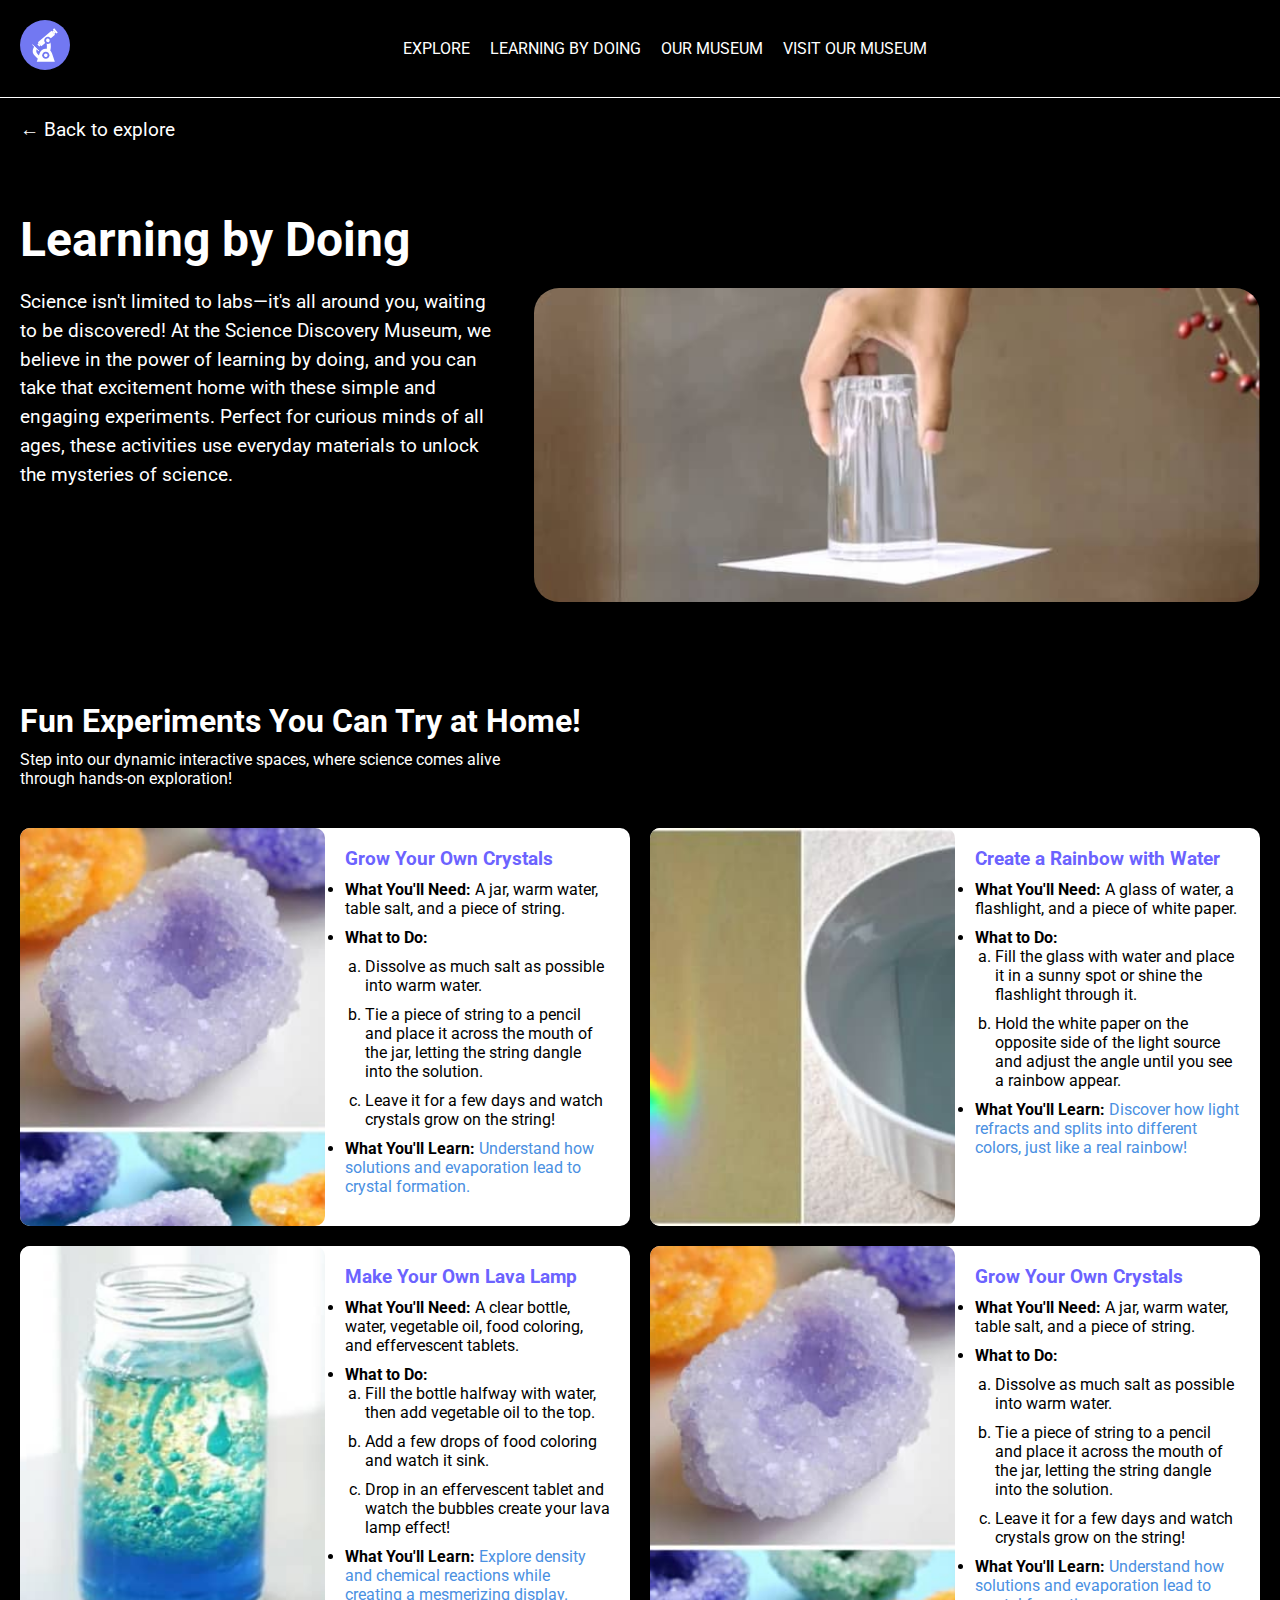
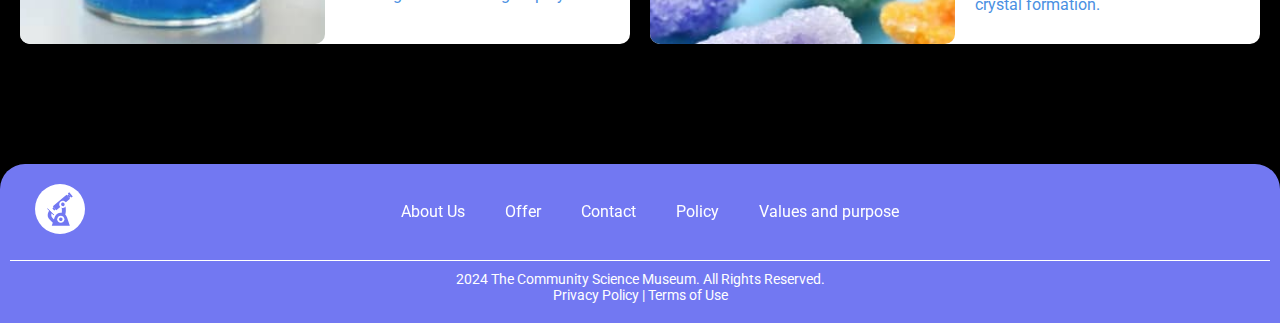
<file: learning.html>
<!DOCTYPE html>
<html lang="en">

<head>
    <meta charset="UTF-8">
    <meta name="viewport" content="width=device-width, initial-scale=1.0">
    <link rel="stylesheet" href="css/learning.css">
<link rel="preconnect" href="https://fonts.googleapis.com">
<link rel="preconnect" href="https://fonts.gstatic.com" crossorigin>
<link
    href="https://fonts.googleapis.com/css2?family=Anton&family=Maitree:wght@200;300;400;500;600;700&family=Open+Sans:ital,wght@0,300..800;1,300..800&display=swap"
    rel="stylesheet">


<link rel="preconnect" href="https://fonts.googleapis.com">
<link rel="preconnect" href="https://fonts.gstatic.com" crossorigin>
<link
    href="https://fonts.googleapis.com/css2?family=Anton&family=Maitree:wght@200;300;400;500;600;700&family=Open+Sans:ital,wght@0,300..800;1,300..800&family=Roboto:ital,wght@0,100;0,300;0,400;0,500;0,700;0,900;1,100;1,300;1,400;1,500;1,700;1,900&display=swap"
    rel="stylesheet">
    <title>Museum</title>
</head>

<body>
    <nav>
        <div class="nav">
            <div class="logo"><img class="logo" src="Media/Img/logo.svg" width="50px" height="50px" alt="logo"></div>
            <ul class="nav-bar" id="nav-bar">
                <li><a href="index.html" aria-label="EXPLORE">EXPLORE</a></li>
                <li><a href="learning.html" aria-label="LEARNING BY DOING">LEARNING BY DOING</a></li>
                <li><a href="our.html" aria-label="OUR MUSEUM">OUR MUSEUM</a></li>
                <li><a href="visit.html" aria-label="VISIT OUR MUSEUM">VISIT OUR MUSEUM</a></li>
            </ul>
            <div class="burger" id="burger">
                <div></div>
                <div></div>
                <div></div>
            </div>
        </div>
    </nav>

    <div class="learning-wrapper">
        <a href="index.html" class="back-link">&larr; Back to explore</a>
        <div class="learning-container">
            <h1>Learning by Doing</h1>
            <header class="learning-header">
                <p class="text-header">
                    Science isn't limited to labs—it's all around you, waiting to be discovered! At the Science
                    Discovery
                    Museum, we believe in the power of learning by doing, and you can take that excitement home with
                    these
                    simple and engaging experiments. Perfect for curious minds of all ages, these activities use
                    everyday
                    materials to unlock the mysteries of science.
                </p>
                <img class="learning-img" src="Media/Img/image-22.jpg" alt="glass">
            </header>

            <h2 class="h2-experiment">Fun Experiments You Can Try at Home!</h2>
            <p class="text-experiment">
                Step into our dynamic interactive spaces, where science comes alive through hands-on exploration!
            </p>

            <section class="experiment-section">
                <div class="experiment-cards">

                    <div class="card">
                        <img src="Media/Img/image-26.jpg" alt="Grow Your Own Crystals">
                        <div class="card-text">
                            <h3>Grow Your Own Crystals</h3>
                            <ul>
                                <li><strong>What You'll Need:</strong> A jar, warm water, table salt, and a piece of
                                    string.</li>
                                <li><strong>What to Do:</strong></li>
                                <ol>
                                    <li>Dissolve as much salt as possible into warm water.</li>
                                    <li>Tie a piece of string to a pencil and place it across the mouth of the jar,
                                        letting
                                        the string dangle
                                        into the solution.</li>
                                    <li>Leave it for a few days and watch crystals grow on the string!</li>
                                </ol>
                                <li>
                                    <p><strong>What You'll Learn:</strong> <a href="planet.html">Understand how
                                            solutions and
                                            evaporation lead to crystal
                                            formation.</a></p>
                                </li>
                            </ul>
                        </div>
                    </div>


                    <div class="card">
                        <img src="Media/Img/image-23.jpg" alt="Create a Rainbow with Water">
                        <div class="card-text">
                            <h3>Create a Rainbow with Water</h3>
                            <ul>
                                <li><strong>What You'll Need:</strong> A glass of water, a flashlight, and a piece of
                                    white
                                    paper.</li>
                                <li><strong>What to Do:</strong>
                                    <ol>
                                        <li>Fill the glass with water and place it in a sunny spot or shine the
                                            flashlight
                                            through it.</li>
                                        <li>Hold the white paper on the opposite side of the light source and adjust the
                                            angle until you see a rainbow appear.</li>
                                    </ol>
                                </li>
                                <li>
                                    <p><strong>What You'll Learn:</strong> <a href="planet.html">Discover how light
                                            refracts and
                                            splits
                                            into
                                            different colors, just like a real rainbow!</a></p>
                                </li>
                            </ul>
                        </div>
                    </div>


                    <div class="card">
                        <img src="Media/Img/image-24.jpg" alt="Make Your Own Lava Lamp">
                        <div class="card-text">
                            <h3>Make Your Own Lava Lamp</h3>
                            <ul>
                                <li><strong>What You'll Need:</strong> A clear bottle, water, vegetable oil, food
                                    coloring,
                                    and effervescent tablets.</li>
                                <li><strong>What to Do:</strong>
                                    <ol>
                                        <li>Fill the bottle halfway with water, then add vegetable oil to the top.</li>
                                        <li>Add a few drops of food coloring and watch it sink.</li>
                                        <li>Drop in an effervescent tablet and watch the bubbles create your lava lamp
                                            effect!</li>
                                    </ol>
                                </li>
                                <li>
                                    <p><strong>What You'll Learn:</strong> <a href="planet.html">Explore density and
                                            chemical
                                            reactions
                                            while
                                            creating a mesmerizing display.</a></p>
                                </li>
                            </ul>
                        </div>
                    </div>
                    <div class="card">
                        <img src="Media/Img/image-26.jpg" alt="Grow Your Own Crystals">
                        <div class="card-text">
                            <h3>Grow Your Own Crystals</h3>
                            <ul>
                                <li><strong>What You'll Need:</strong> A jar, warm water, table salt, and a piece of
                                    string.</li>
                                <li><strong>What to Do:</strong></li>

                                <ol>
                                    <li>Dissolve as much salt as possible into warm water.</li>
                                    <li>Tie a piece of string to a pencil and place it across the mouth of the jar,
                                        letting
                                        the string dangle
                                        into the solution.</li>
                                    <li>Leave it for a few days and watch crystals grow on the string!</li>
                                </ol>

                                <li>
                                    <p><strong>What You'll Learn:</strong> <a href="planet.html">Understand how
                                            solutions and evaporation lead to
                                            crystal
                                            formation.</a></p>
                                </li>
                            </ul>
                        </div>
                    </div>
                </div>
            </section>
        </div>
    </div>
























    <footer class="footer">
        <div class="footer-wrapper">
            <div class="footer-container">
                <div class="logo"><img src="Media/Img/logo-2.svg" width="50px" height="50px" alt="logo"></div>
                <nav class="footer-nav">
                    <a href="#about-us">About Us</a>
                    <a href="#offer">Offer</a>
                    <a href="#contact">Contact</a>
                    <a href="#policy">Policy</a>
                    <a href="#values">Values and purpose</a>
                </nav>
                <div class="social-icons">
                    <a href="#facebook" aria-label="Facebook"><i class="fab fa-facebook-f"></i></a>
                    <a href="#instagram" aria-label="Instagram"><i class="fab fa-instagram"></i></a>
                    <a href="#linkedin" aria-label="LinkedIn"><i class="fab fa-linkedin-in"></i></a>
                </div>
            </div>
            <div class="footer-bottom">
                <p>2024 The Community Science Museum. All Rights Reserved.</p>
                <p><a href="#privacy-policy">Privacy Policy</a> | <a href="#terms-of-use">Terms of Use</a></p>
            </div>
        </div>
    </footer>


    <script>
        document.querySelectorAll('.quantity-control button').forEach(button => {
            button.addEventListener('click', function () {
                const input = this.parentNode.querySelector('input');
                let value = parseInt(input.value);
                if (this.textContent === '+') {
                    input.value = value + 1;
                } else if (this.textContent === '-' && value > 0) {
                    input.value = value - 1;
                }
            });
        });
    </script>

    <script>

        const burger = document.getElementById('burger');
        const navBar = document.getElementById('nav-bar');

        burger.addEventListener('click', () => {
            navBar.classList.toggle('active');
        });
    </script>





</body>

</html>
</file>
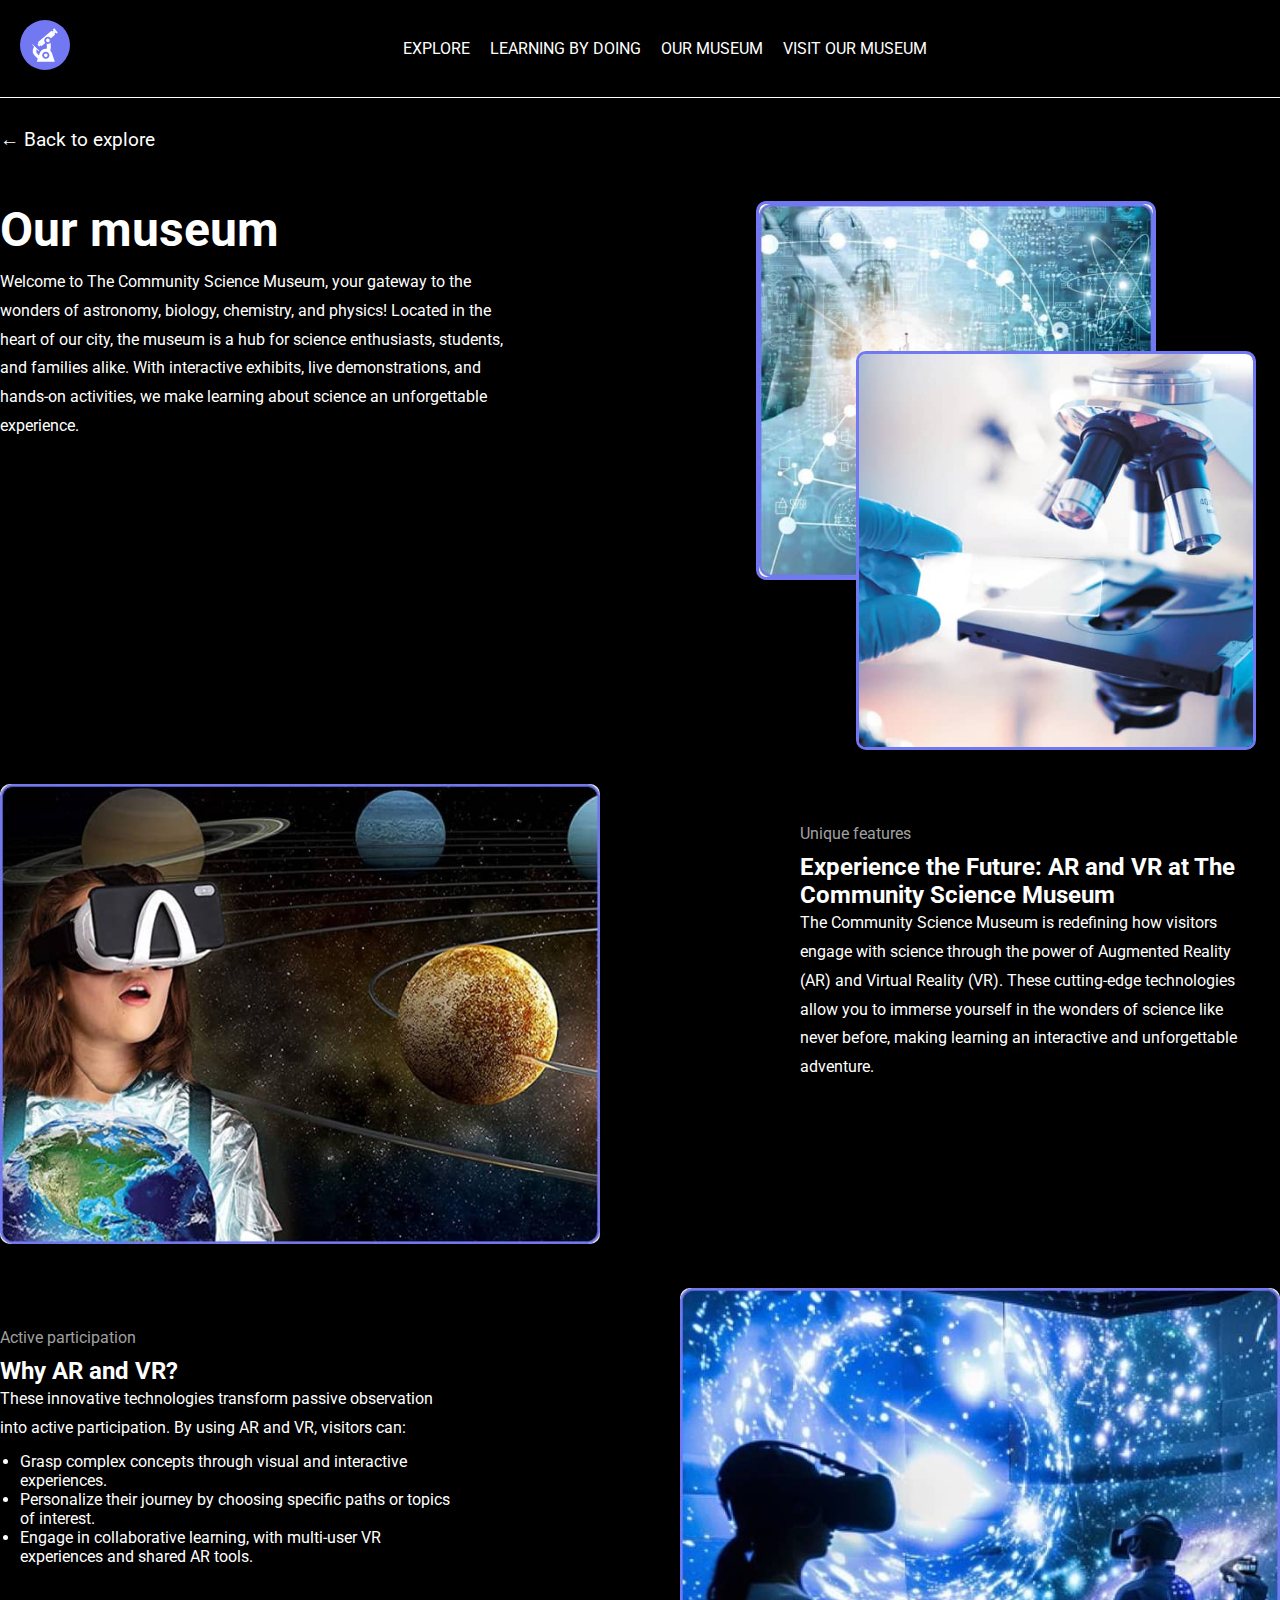
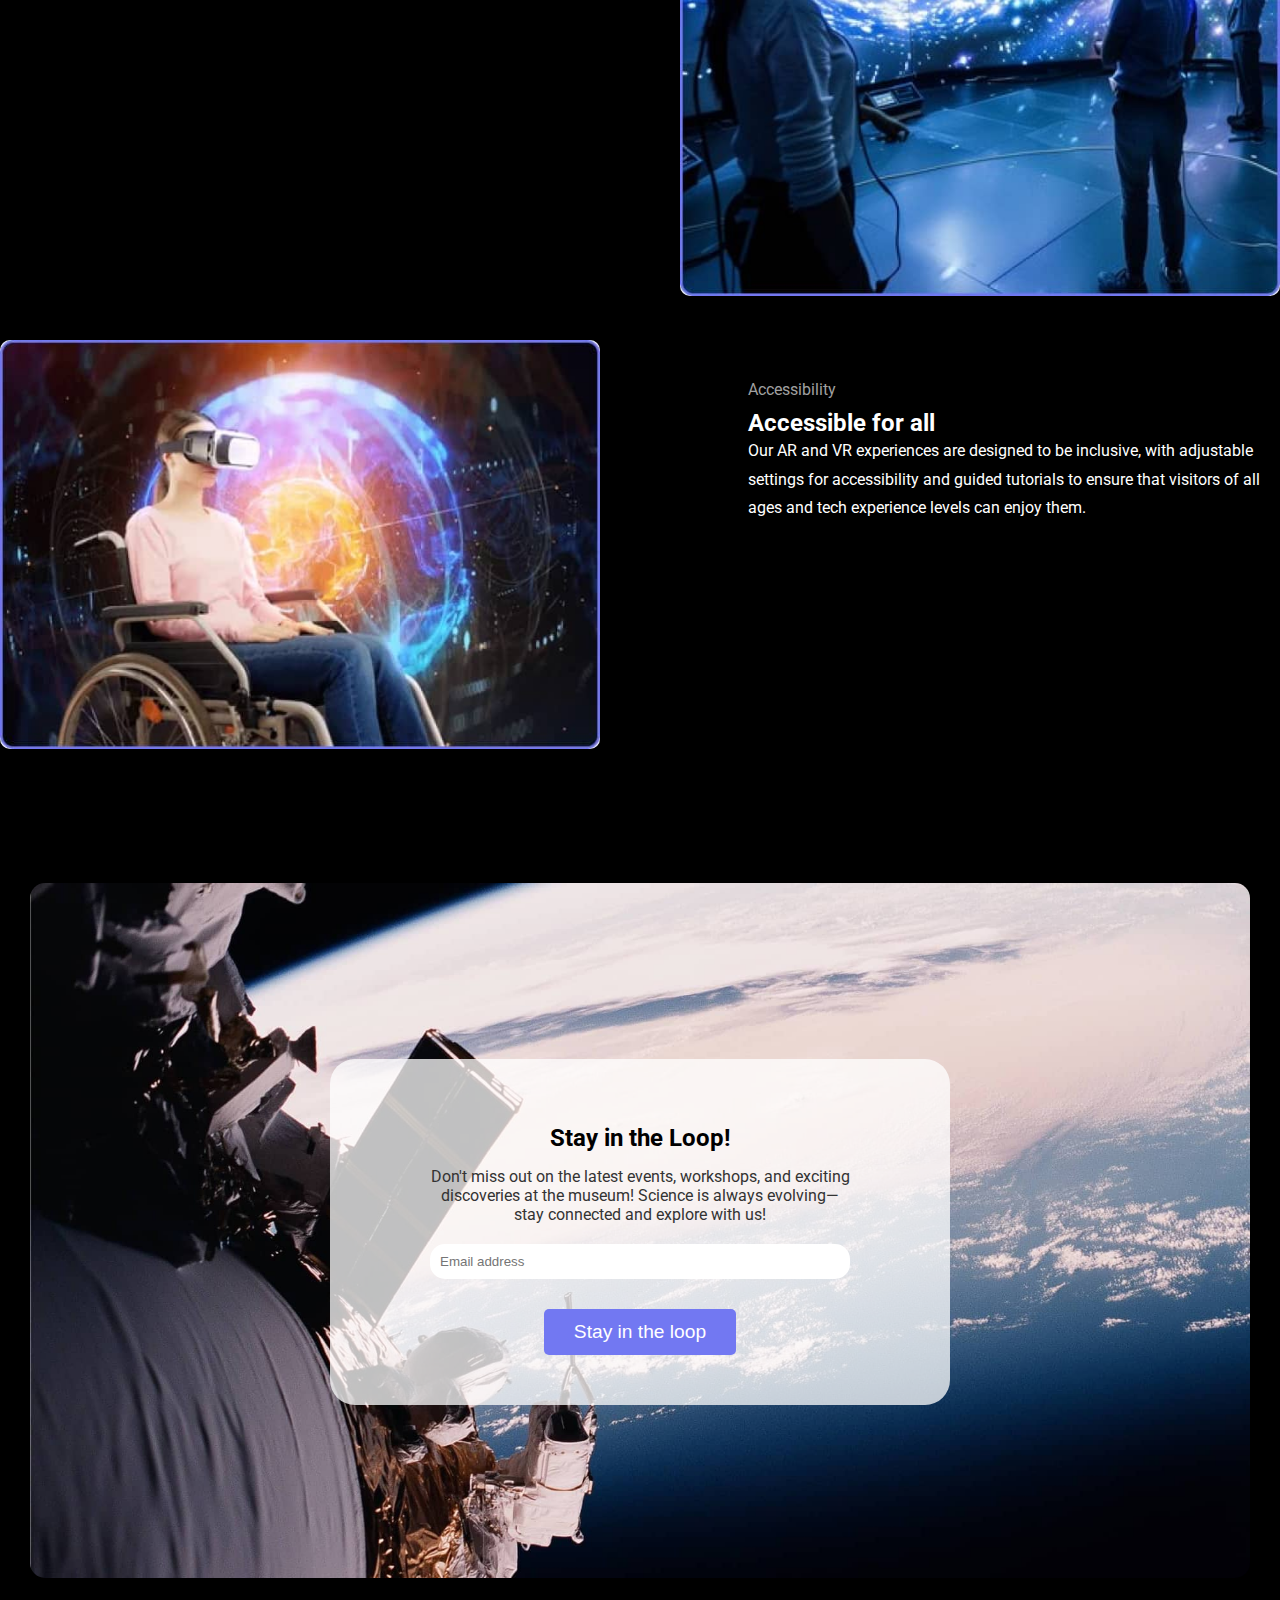
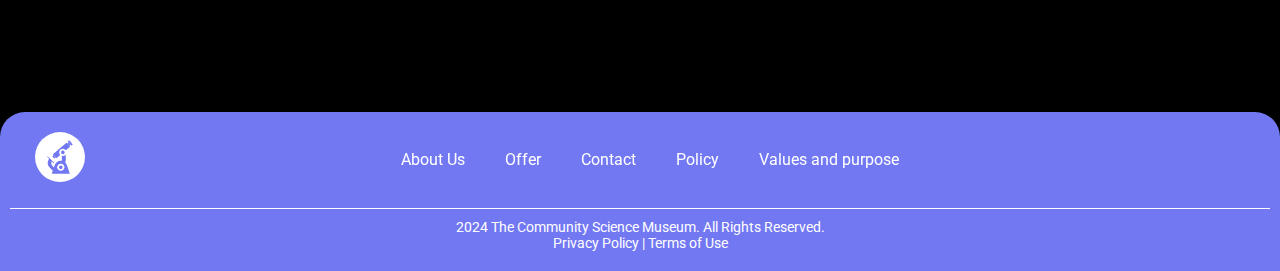
<file: our.html>
<!DOCTYPE html>
<html lang="en">

<head>
    <meta charset="UTF-8">
    <meta name="viewport" content="width=device-width, initial-scale=1.0">
    <link rel="stylesheet" href="css/our.css">
    <link rel="preconnect" href="https://fonts.googleapis.com">
    <link rel="preconnect" href="https://fonts.gstatic.com" crossorigin>
    <link
        href="https://fonts.googleapis.com/css2?family=Anton&family=Maitree:wght@200;300;400;500;600;700&family=Open+Sans:ital,wght@0,300..800;1,300..800&display=swap"
        rel="stylesheet">
    
    
    <link rel="preconnect" href="https://fonts.googleapis.com">
    <link rel="preconnect" href="https://fonts.gstatic.com" crossorigin>
    <link
        href="https://fonts.googleapis.com/css2?family=Anton&family=Maitree:wght@200;300;400;500;600;700&family=Open+Sans:ital,wght@0,300..800;1,300..800&family=Roboto:ital,wght@0,100;0,300;0,400;0,500;0,700;0,900;1,100;1,300;1,400;1,500;1,700;1,900&display=swap"
        rel="stylesheet">
    <title>Museum</title>
</head>

<body>
    <nav>
        <div class="nav">
            <div class="logo"><img class="logo" src="Media/Img/logo.svg" width="50px" height="50px" alt=""></div>
            <ul class="nav-bar" id="nav-bar">
                <li><a href="index.html" aria-label="EXPLORE">EXPLORE</a></li>
                <li><a href="learning.html" aria-label="LEARNING BY DOING">LEARNING BY DOING</a></li>
                <li><a href="our.html" aria-label="OUR MUSEUM">OUR MUSEUM</a></li>
                <li><a href="visit.html" aria-label="VISIT OUR MUSEUM">VISIT OUR MUSEUM</a></li>
            </ul>
            <div class="burger" id="burger">
                <div></div>
                <div></div>
                <div></div>
            </div>
        </div>
    </nav>



    <div class="container">
        <a href="index.html" class="back-link">&larr; Back to explore</a>


        <section class="section">
            <div class="text-section">
                
                <h1>Our museum</h1>
                <p class="description">
                    Welcome to The Community Science Museum, your gateway to the wonders of astronomy, biology,
                    chemistry,
                    and physics!
                    Located in the heart of our city, the museum is a hub for science enthusiasts, students, and
                    families
                    alike.
                    With interactive exhibits, live demonstrations, and hands-on activities, we make learning about
                    science
                    an unforgettable experience.
                </p>
            </div>
            <div class="image-overlay-container">
                <img src="Media/Img/image-33.jpg" alt="Abstract technology" class="image image1">
                <img src="Media/Img/image-32.jpg" alt="Microscope close-up" class="image image2">
            </div>
        </section>


        <section class="section reversed">
            <div class="images-section">
                <img src="Media/Img/image-30.jpg" alt="AR and VR experience">
            </div>
            <div class="text-section">
                <p class="subheading">Unique features</p>
                <h2>Experience the Future: AR and VR at The Community Science Museum</h2>
                <p class="description">
                    The Community Science Museum is redefining how visitors engage with science through the power of
                    Augmented Reality (AR) and Virtual Reality (VR).
                    These cutting-edge technologies allow you to immerse yourself in the wonders of science like never
                    before, making learning an interactive and unforgettable adventure.
                </p>
            </div>
        </section>


        <section class="section">
            <div class="text-section">
                <p class="subheading">Active participation</p>
                <h2>Why AR and VR?</h2>
                <p class="description">
                    These innovative technologies transform passive observation into active participation. By using AR
                    and
                    VR, visitors can:
                <ul>
                    <li>Grasp complex concepts through visual and interactive experiences.</li>
                    <li>Personalize their journey by choosing specific paths or topics of interest.</li>
                    <li>Engage in collaborative learning, with multi-user VR experiences and shared AR tools.</li>
                </ul>
                </p>
            </div>
            <div class="images-section">
                <img src="Media/Img/image-34.jpg" alt="People in VR experience">
            </div>
        </section>


        <section class="section-reversed">
            <div class="images-section">
                <img src="Media/Img/image-31.jpg" alt="Accessible VR for wheelchair users">
            </div>
            <div class="text-section">
                <p class="subheading">Accessibility</p>
                <h2>Accessible for all</h2>
                <p class="description">
                    Our AR and VR experiences are designed to be inclusive, with adjustable settings for accessibility
                    and
                    guided tutorials to ensure
                    that visitors of all ages and tech experience levels can enjoy them.
                </p>
            </div>
        </section>
    </div>

<div class="stay-container">
    <div class="stay">
        <img class="stay-img" src="Media/Img/image-29.jpg" alt="Cosmos">
        <div class="stay-input">
            <div class="stay-text">
                <h3 class="stay-h3">Stay in the Loop!</h3>
                <p class="stay-p">Don't miss out on the latest events, workshops, and exciting discoveries at the
                    museum! Science is always evolving—stay connected and explore with us!</p>
            </div>

            <label class="stay-email" for="email"></label>
            <input type="email" id="email" name="email" placeholder="Email address" class="stay-email-input">
            <button class="stay-button">Stay in the loop</button>
        </div>
    </div>
</div>










    <footer>
        <div class="footer-wrapper">
            <div class="footer-container">
                <div class="logo"><img src="Media/Img/logo-2.svg" width="50px" height="50px" alt="logo"></div>
                <nav class="footer-nav">
                    <a href="#about-us">About Us</a>
                    <a href="#offer">Offer</a>
                    <a href="#contact">Contact</a>
                    <a href="#policy">Policy</a>
                    <a href="#values">Values and purpose</a>
                </nav>
                <div class="social-icons">
                    <a href="#facebook" aria-label="Facebook"><i class="fab fa-facebook-f"></i></a>
                    <a href="#instagram" aria-label="Instagram"><i class="fab fa-instagram"></i></a>
                    <a href="#linkedin" aria-label="LinkedIn"><i class="fab fa-linkedin-in"></i></a>
                </div>
            </div>
            <div class="footer-bottom">
                <p>2024 The Community Science Museum. All Rights Reserved.</p>
                <p><a href="#privacy-policy">Privacy Policy</a> | <a href="#terms-of-use">Terms of Use</a></p>
            </div>
        </div>
    </footer>


    <script>

        const burger = document.getElementById('burger');
        const navBar = document.getElementById('nav-bar');

        burger.addEventListener('click', () => {
            navBar.classList.toggle('active');
        });
    </script>





</body>

</html>
</file>
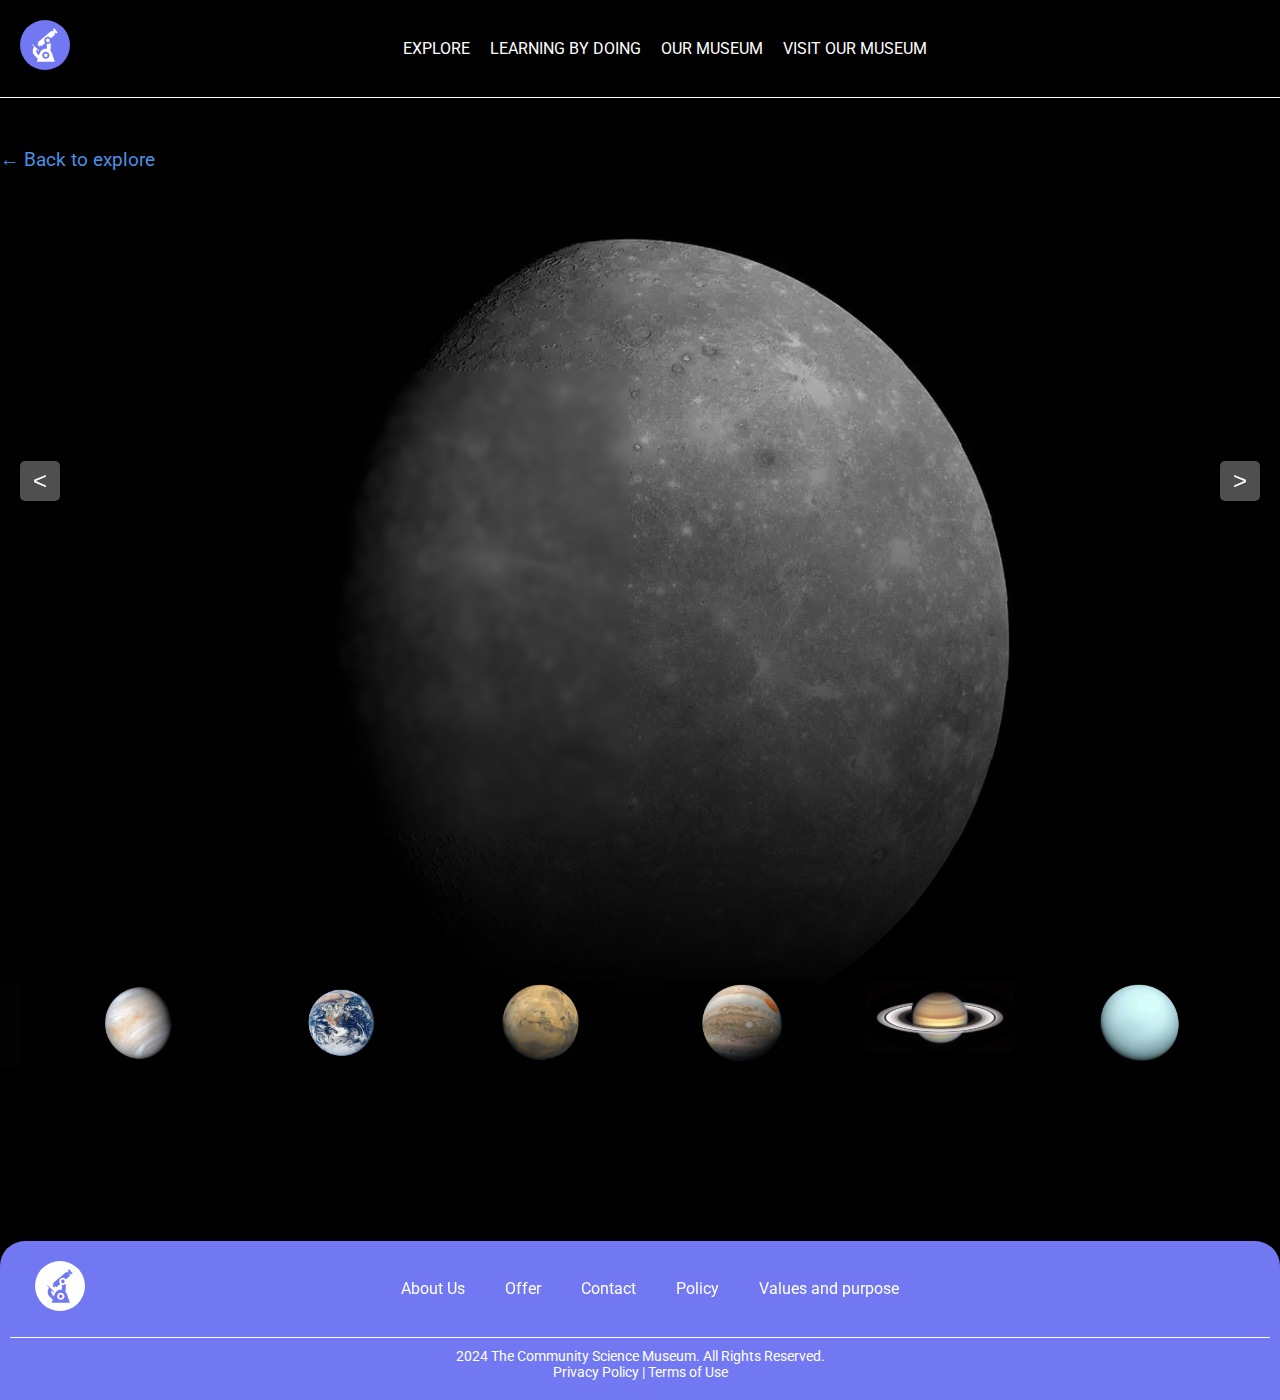
<file: planet.html>
<!DOCTYPE html>
<html lang="en">

<head>
    <meta charset="UTF-8">
    <meta name="viewport" content="width=device-width, initial-scale=1.0">
    <link rel="stylesheet" href="css/planet.css">
    <link rel="preconnect" href="https://fonts.googleapis.com">
    <link rel="preconnect" href="https://fonts.gstatic.com" crossorigin>
    <link
        href="https://fonts.googleapis.com/css2?family=Anton&family=Maitree:wght@200;300;400;500;600;700&family=Open+Sans:ital,wght@0,300..800;1,300..800&display=swap"
        rel="stylesheet">
    
    
    <link rel="preconnect" href="https://fonts.googleapis.com">
    <link rel="preconnect" href="https://fonts.gstatic.com" crossorigin>
    <link
        href="https://fonts.googleapis.com/css2?family=Anton&family=Maitree:wght@200;300;400;500;600;700&family=Open+Sans:ital,wght@0,300..800;1,300..800&family=Roboto:ital,wght@0,100;0,300;0,400;0,500;0,700;0,900;1,100;1,300;1,400;1,500;1,700;1,900&display=swap"
        rel="stylesheet">
    <title>Museum</title>
</head>

<body>
    <nav>
        <div class="nav">
            <div class="logo"><img class="logo" src="Media/Img/logo.svg" width="50px" height="50px" alt="logo"></div>
            <ul class="nav-bar" id="nav-bar">
                <li><a href="index.html" aria-label="EXPLORE">EXPLORE</a></li>
                <li><a href="learning.html" aria-label="LEARNING BY DOING">LEARNING BY DOING</a></li>
                <li><a href="our.html" aria-label="OUR MUSEUM">OUR MUSEUM</a></li>
                <li><a href="visit.html" aria-label="VISIT OUR MUSEUM">VISIT OUR MUSEUM</a></li>
            </ul>
            <div class="burger" id="burger">
                <div></div>
                <div></div>
                <div></div>
            </div>
        </div>
    </nav>



    <a href="index.html" class="back-link">&larr; Back to explore</a>

    <div class="slider">

        <div class="list">
            <div class="item active">
                <img src="Media/Planets-low/1-mercury.jpg" alt="Mercury">
                <div class="content">
                    <h2>Mercury</h2>
                    <p>Mercury is the smallest planet in our solar system, and the nearest to the Sun. <br>
                        <br>
                        Mercury's surface temperatures are both extremely hot and cold. Because the planet is so close
                        to
                        the Sun, day
                        temperatures can reach highs of 800°F (430°C). Without an atmosphere to retain that heat at
                        night,
                        temperatures can dip
                        as low as -290°F (-180°C).

                        Despite its proximity to the Sun, Mercury is not the hottest planet in our solar system that
                        title
                        belongs to nearby
                        Venus, thanks to its dense atmosphere. But Mercury is the fastest planet, zipping around the Sun
                        every 88 Earth days.
                    </p>
                </div>
            </div>
            <div class="item">
                <img src="Media/Planets-low/2-venus.jpg" alt="Venus">
                <div class="content">
                    <h2>Venus</h2>
                    <p>Venus is the second planet from the Sun, and Earth's closest planetary neighbor. <br>
                        <br>
                        Venus is the second planet from the Sun, and Earth's closest planetary neighbor. Venus is the
                        third
                        brightest object in
                        the sky after the Sun and Moon. Venus spins slowly in the opposite direction from most planets.

                        Venus is similar in structure and size to Earth, and is sometimes called Earth's evil twin. Its
                        thick atmosphere traps
                        heat in a runaway greenhouse effect, making it the hottest planet in our solar system with
                        surface
                        temperatures hot
                        enough to melt lead. Below the dense, persistent clouds, the surface has volcanoes and deformed
                        mountains.
                    </p>
                </div>
            </div>
            <div class="item">
                <img src="Media/Planets-low/3-earth.jpg" alt="Earth">
                <div class="content">
                    <h2>Earth</h2>
                    <p>Earth our home planet is the third planet from the Sun, and the fifth largest planet. <br>
                        <br>
                        While Earth is only the fifth largest planet in the solar system, it is the only world in our
                        solar
                        system with liquid
                        water on the surface. Just slightly larger than nearby Venus, Earth is the biggest of the four
                        planets closest to the
                        Sun, all of which are made of rock and metal.

                        Earth is the only planet in the solar system whose English name does not come from Greek or
                        Roman
                        mythology. The name
                        was taken from Old English and Germanic. It simply means "the ground." There are, of course,
                        many
                        names for our planet
                        in the thousands of languages spoken by the people of the third planet from the Sun.
                    </p>
                </div>
            </div>
            <div class="item">
                <img src="Media/Planets-low/4-mars.jpg" alt="Mars">
                <div class="content">
                    <h2>Mars</h2>
                    <p>Mars the fourth planet from the Sun is a dusty, cold, desert world with a very thin atmosphere.
                        <br>
                        <br>
                        Mars is one of the most explored bodies in our solar system, and it's the only planet where
                        we've
                        sent rovers to roam
                        the alien landscape. NASA missions have found lots of evidence that Mars was much wetter and
                        warmer,
                        with a thicker
                        atmosphere, billions of years ago.

                        Mars was named by the Romans for their god of war because its reddish color was reminiscent of
                        blood. The Egyptians
                        called it "Her Desher," meaning "the red one."

                        Even today, it is frequently called the "Red Planet" because iron minerals in the Martian dirt
                        oxidize, or rust, causing
                        the surface to look red.
                    </p>
                </div>
            </div>
            <div class="item">
                <img src="Media/Planets-low/5-jupiter.jpg" alt="Jupiter">
                <div class="content">
                    <h2>Jupiter</h2>
                    <p>Jupiter is the largest planet in our solar system if it were a hollow shell, 1,000 Earths could
                        fit
                        inside. <br>
                        <br>
                        Jupiter's signature stripes and swirls are actually cold, windy clouds of ammonia and water,
                        floating in an atmosphere
                        of hydrogen and helium. The dark orange stripes are called belts, while the lighter bands are
                        called
                        zones, and they
                        flow east and west in opposite directions. Jupiter's iconic Great Red Spot is a giant storm
                        bigger
                        than Earth that has
                        raged for hundreds of years.

                        The king of planets was named for Jupiter, king of the gods in Roman mythology. Most of its
                        moons
                        are also named for
                        mythological characters, figures associated with Jupiter or his Greek counterpart, Zeus.
                    </p>
                </div>
            </div>

            <div class="item">
                <img src="Media/Planets-low/6-saturn.jpg" alt="Saturn">
                <div class="content">
                    <h2>Saturn</h2>
                    <p>Saturn is the sixth planet from the Sun, the second-largest planet in our solar system. <br>
                        <br>
                        Like fellow gas giant Jupiter, Saturn is a massive ball made mostly of hydrogen and helium.
                        Saturn
                        is not the only
                        planet to have rings, but none are as spectacular or as complex as Saturn's. Saturn also has
                        dozens
                        of moons.

                        From the jets of water that spray from Saturn's moon Enceladus to the methane lakes on smoggy
                        Titan,
                        the Saturn system
                        is a rich source of scientific discovery and still holds many mysteries.
                    </p>
                </div>
            </div>

            <div class="item">
                <img src="Media/Planets-low/7-uranus.jpg" alt="Uranus">
                <div class="content">
                    <h2>Uranus</h2>
                    <p>The seventh planet from the Sun, Uranus has the third largest diameter of planets in our solar
                        system. <br>
                        <br>
                        Uranus is a very cold and windy world. The ice giant is surrounded by 13 faint rings and 28
                        small
                        moons. Uranus rotates
                        at a nearly 90-degree angle from the plane of its orbit. This unique tilt makes Uranus appear to
                        spin sideways, orbiting
                        the Sun like a rolling ball.

                        Uranus was the first planet found with the aid of a telescope. It was discovered in 1781 by
                        astronomer William Herschel,
                        although he originally thought it was either a comet or a star. It was two years later that the
                        object was universally
                        accepted as a new planet, in part because of observations by astronomer Johann Elert Bode.
                    </p>
                </div>
            </div>

            <div class="item">
                <img src="Media/Planets-low/8-neptune.jpg" alt="Neptun">
                <div class="content">
                    <h2>Neptun</h2>
                    <p>Neptune is the eighth and most distant planet in our solar system. <br>
                        <br>
                        Dark, cold, and whipped by supersonic winds, ice giant Neptune is more than 30 times as far from
                        the
                        Sun as Earth.
                        Neptune is the only planet in our solar system not visible to the naked eye. In 2011 Neptune
                        completed its first
                        165-year orbit since its discovery in 1846.

                        Neptune is so far from the Sun that high noon on the big blue planet would seem like dim
                        twilight to
                        us. The warm light
                        we see here on our home planet is roughly 900 times as bright as sunlight on Neptune.
                    </p>
                </div>
            </div>

        </div>

        <div class="arrows">
            <button class="left" id="prev">
                < </button>
                    <button class="right" id="next">></button>
        </div>

        <div class="thumbnail">
            <div class="item active">
                <img src="Media/Planets-low/1-mercury.jpg" alt="Mercury">

            </div>
            <div class="item">
                <img src="Media/Planets-low/2-venus.jpg" alt="Venus">

            </div>
            <div class="item">
                <img src="Media/Planets-low/3-earth.jpg" alt="Earth">

            </div>
            <div class="item">
                <img src="Media/Planets-low/4-mars.jpg" alt="Mars">

            </div>
            <div class="item">
                <img src="Media/Planets-low/5-jupiter.jpg" alt="Jupiter">

            </div>

            <div class="item">
                <img src="Media/Planets-low/6-saturn.jpg" alt="Saturn">
                <div class="content">

                </div>
            </div>
            <div class="item">
                <img src="Media/Planets-low/7-uranus.jpg" alt="Uranus">

            </div>
            <div class="item">
                <img src="Media/Planets-low/8-neptune.jpg" alt="Neptun">

            </div>

        </div>
    </div>

    <footer class="footer">
        <div class="footer-wrapper">
            <div class="footer-container">
                <div class="logo"><img src="Media/Img/logo-2.svg" width="50px" height="50px" alt="logo"></div>
                <nav class="footer-nav">
                    <a href="#about-us">About Us</a>
                    <a href="#offer">Offer</a>
                    <a href="#contact">Contact</a>
                    <a href="#policy">Policy</a>
                    <a href="#values">Values and purpose</a>
                </nav>
                <div class="social-icons">
                    <a href="#facebook" aria-label="Facebook"><i class="fab fa-facebook-f"></i></a>
                    <a href="#instagram" aria-label="Instagram"><i class="fab fa-instagram"></i></a>
                    <a href="#linkedin" aria-label="LinkedIn"><i class="fab fa-linkedin-in"></i></a>
                </div>
            </div>
            <div class="footer-bottom">
                <p>2024 The Community Science Museum. All Rights Reserved.</p>
                <p><a href="#privacy-policy">Privacy Policy</a> | <a href="#terms-of-use">Terms of Use</a></p>
            </div>
        </div>
    </footer>


    <script>



        const burger = document.getElementById('burger');
        const navBar = document.getElementById('nav-bar');

        if (burger && navBar) {
            burger.addEventListener('click', () => {
                navBar.classList.toggle('active');
            });
        }


        const items = document.querySelectorAll('.slider .list .item');
        const next = document.getElementById('next');
        const prev = document.getElementById('prev');
        const thumbnails = document.querySelectorAll('.thumbnail .item');

        if (items.length > 0 && next && prev) {
            let countItem = items.length;
            let itemActive = 0;


            next.onclick = function () {
                clearInterval(refreshInterval);
                itemActive = (itemActive + 1) % countItem;
                showSlider();
            };


            prev.onclick = function () {
                clearInterval(refreshInterval);
                itemActive = (itemActive - 1 + countItem) % countItem;
                showSlider();
            };


            let refreshInterval = setInterval(() => {
                next.click();
            }, 10000);


            function showSlider() {
                const itemActiveOld = document.querySelector('.slider .list .item.active');
                const thumbnailActiveOld = document.querySelector('.thumbnail .item.active');
                if (itemActiveOld) itemActiveOld.classList.remove('active');
                if (thumbnailActiveOld) thumbnailActiveOld.classList.remove('active');

                items[itemActive].classList.add('active');
                thumbnails[itemActive].classList.add('active');
                setPositionThumbnail();


                clearInterval(refreshInterval);
                refreshInterval = setInterval(() => {
                    next.click();
                }, 10000);
            }


            function setPositionThumbnail() {
                const thumbnailActive = document.querySelector('.thumbnail .item.active');
                if (thumbnailActive) {
                    const rect = thumbnailActive.getBoundingClientRect();

                    if (rect.left < 0 || rect.right > window.innerWidth) {
                        thumbnailActive.scrollIntoView({
                            behavior: 'smooth',
                            block: 'nearest',
                            inline: 'center'
                        });
                    }
                }
            }


            thumbnails.forEach((thumbnail, index) => {
                thumbnail.addEventListener('click', () => {
                    clearInterval(refreshInterval);
                    itemActive = index;
                    showSlider();
                });
            });
        }
    </script>



</body>

</html>
</file>
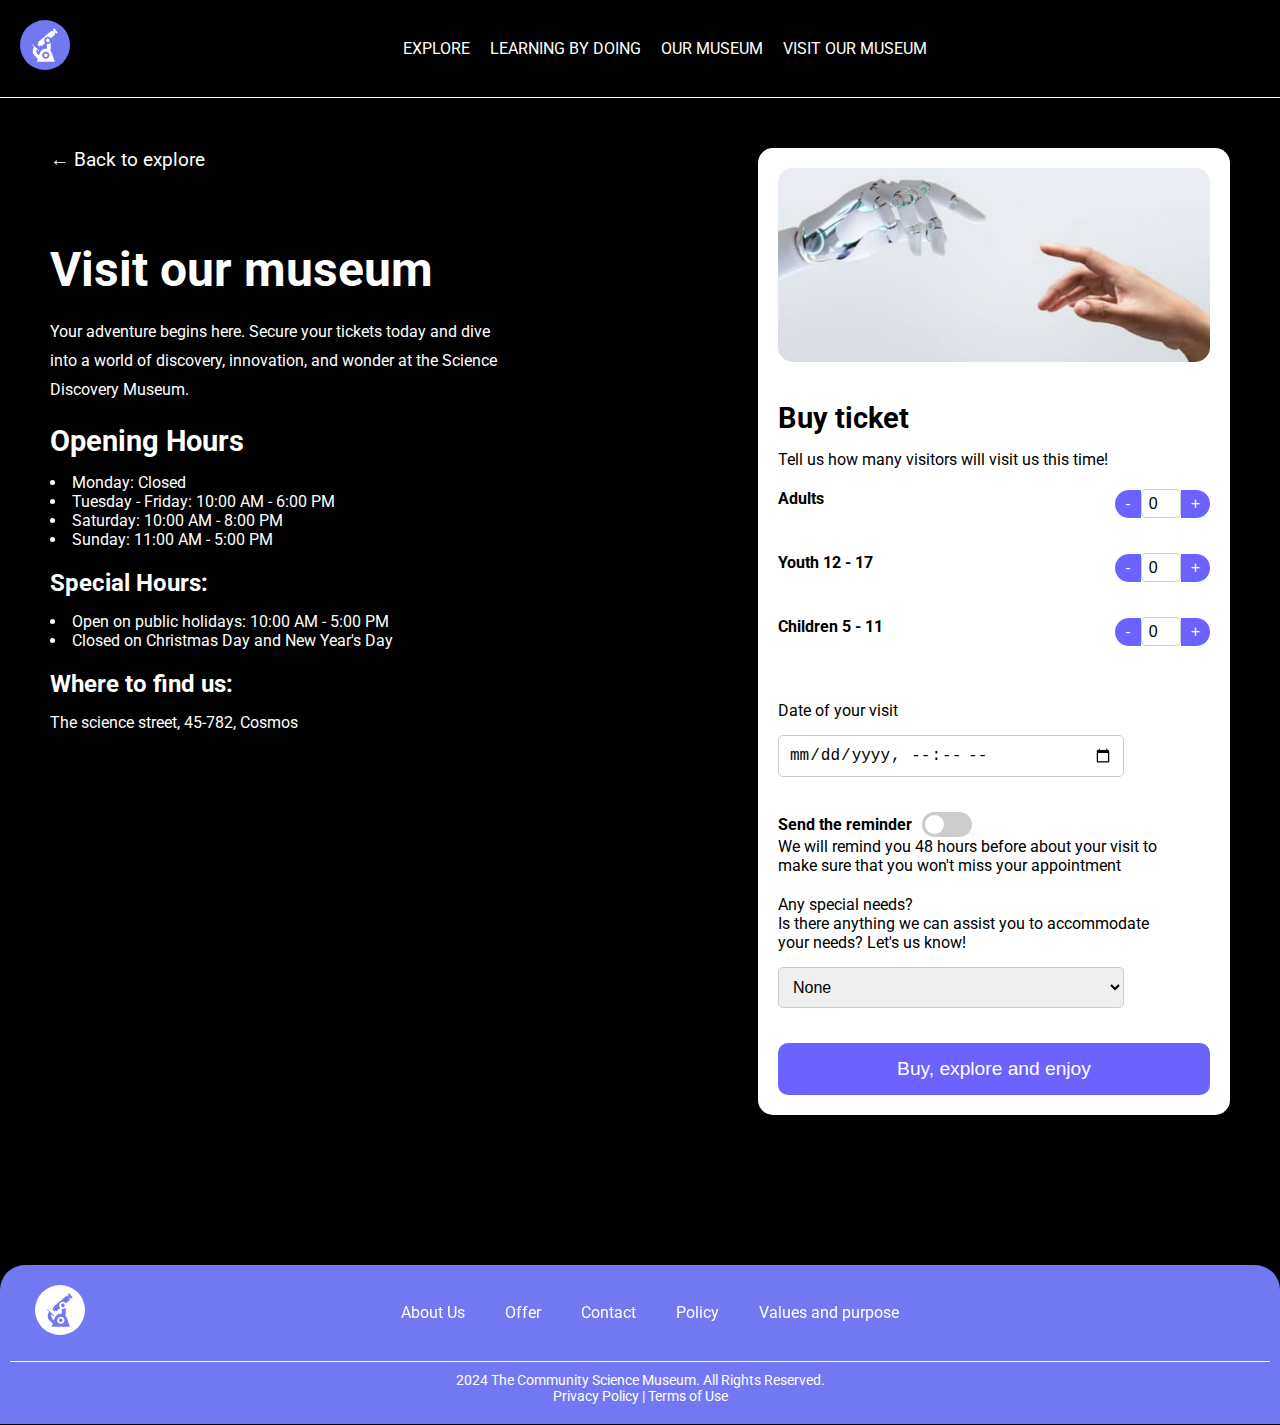
<file: visit.html>
<!DOCTYPE html>
<html lang="en">

<head>
    <meta charset="UTF-8">
    <meta name="viewport" content="width=device-width, initial-scale=1.0">
    <link rel="stylesheet" href="css/visit.css">
    <link rel="preconnect" href="https://fonts.googleapis.com">
    <link rel="preconnect" href="https://fonts.gstatic.com" crossorigin>
    <link
        href="https://fonts.googleapis.com/css2?family=Anton&family=Maitree:wght@200;300;400;500;600;700&family=Open+Sans:ital,wght@0,300..800;1,300..800&display=swap"
        rel="stylesheet">
    
    
    <link rel="preconnect" href="https://fonts.googleapis.com">
    <link rel="preconnect" href="https://fonts.gstatic.com" crossorigin>
    <link
        href="https://fonts.googleapis.com/css2?family=Anton&family=Maitree:wght@200;300;400;500;600;700&family=Open+Sans:ital,wght@0,300..800;1,300..800&family=Roboto:ital,wght@0,100;0,300;0,400;0,500;0,700;0,900;1,100;1,300;1,400;1,500;1,700;1,900&display=swap"
        rel="stylesheet">
    <title>Museum</title>
</head>

<body>
    <nav>
        <div class="nav">
            <div class="logo"><img class="logo" src="Media/Img/logo.svg" width="50px" height="50px" alt="logo"></div>
            <ul class="nav-bar" id="nav-bar">
                <li><a href="index.html" aria-label="EXPLORE">EXPLORE</a></li>
                <li><a href="learning.html" aria-label="LEARNING BY DOING">LEARNING BY DOING</a></li>
                <li><a href="our.html" aria-label="OUR MUSEUM">OUR MUSEUM</a></li>
                <li><a href="visit.html" aria-label="VISIT OUR MUSEUM">VISIT OUR MUSEUM</a></li>
            </ul>
            <div class="burger" id="burger">
                <div></div>
                <div></div>
                <div></div>
            </div>
        </div>
    </nav>
    <div class="visit-wrapper">
        <div class="visit-container">

            <div class="info-section">
                <a href="index.html" class="back-link">&larr; Back to explore</a>
                <h1 class="visit-h1">Visit our museum</h1>
                <p class="visit-text-p">Your adventure begins here. Secure your tickets today and dive into a world of
                    discovery, innovation, and wonder at the Science Discovery Museum.</p>
                <h2 class="visit-h2">Opening Hours</h2>
                <ul class="visit-list">
                    <li>Monday: Closed</li>
                    <li>Tuesday - Friday: 10:00 AM - 6:00 PM</li>
                    <li>Saturday: 10:00 AM - 8:00 PM</li>
                    <li>Sunday: 11:00 AM - 5:00 PM</li>
                </ul>
                <h3 class="visit-h3">Special Hours:</h3>
                <ul class="visit-list">
                    <li>Open on public holidays: 10:00 AM - 5:00 PM</li>
                    <li>Closed on Christmas Day and New Year's Day</li>
                </ul>
                <h3 class="visit-h3">Where to find us:</h3>
                <p class="visit-p">The science street, 45-782, Cosmos</p>
                <div class="map">
                    <iframe
                        src="https://www.google.com/maps/embed?pb=!1m18!1m12!1m3!1d3998.2676459758964!2d10.753383777303709!3d59.92992156280211!2m3!1f0!2f0!3f0!3m2!1i1024!2i768!4f13.1!3m3!1m2!1s0x46416e625bebdd55%3A0x87598940160b87fa!2sNoroff%20Oslo!5e0!3m2!1spl!2sno!4v1732780494031!5m2!1spl!2sno"
                        width="400" height="200" style="border:0;" allowfullscreen="" loading="lazy"
                        referrerpolicy="no-referrer-when-downgrade"></iframe>
                </div>
            </div>


            <div class="ticket-section">
                <img src="Media/Img/image-21.jpg" alt="Robotic hand reaching out" class="robot-image">
                <h2 class="visit-h2">Buy ticket</h2>
                <p class="visit-p">Tell us how many visitors will visit us this time!</p>
                <form class="visit-form">
                   
                    <div class="visit-ticket">
                        <div class="form-row">
                            <label class="visit-label">Adults</label>
                            <div class="quantity-control">
                                <button class="visit-button-left" type="button">-</button>
                                <input type="number" min="0" value="0">
                                <button class="visit-button-right" type="button">+</button>
                            </div>
                        </div>
                    </div>
            
                   
                    <div class="visit-ticket">
                        <div class="form-row">
                            <label class="visit-label">Youth 12 - 17</label>
                            <div class="quantity-control">
                                <button class="visit-button-left" type="button">-</button>
                                <input type="number" min="0" value="0">
                                <button class="visit-button-right" type="button">+</button>
                            </div>
                        </div>
                    </div>
            
                    
                    <div class="visit-ticket">
                        <div class="form-row">
                            <label class="visit-label">Children 5 - 11</label>
                            <div class="quantity-control">
                                <button class="visit-button-left" type="button">-</button>
                                <input type="number" min="0" value="0">
                                <button class="visit-button-right" type="button">+</button>
                            </div>
                        </div>
                    </div>
                </form>
            
                   
                   
                    <div class="visit-ticket">
                        <label for="visit-date">Date of your visit</label>
                        <input type="datetime-local" id="visit-date">
                    </div>
                    
                    

                    <div class="switch-container">
                        <h3 class="switch-label">Send the reminder</h3>
                        <label class="switch">
                            <input type="checkbox">
                            <span class="slider"></span>
                        </label>
                    </div>
                    <span>We will remind you 48 hours before about your visit to <br> make sure that you won't miss your appointment</span>
                    
                    <div class="visit-ticket special-needs">
                        <label for="special-needs">Any special needs?</label>
                        <span>Is there anything we can assist you to accommodate <br> your needs? Let's us know!</span>
                        <select id="special-needs">
                            <option value="none">None</option>
                            <option value="wheelchair">Wheelchair access</option>
                            <option value="other">Other</option>
                        </select>
                    </div>


                    <button type="submit" class="buy-button">Buy, explore and enjoy</button>
                </form>
            </div>
        </div>




    </div>



    <footer class="footer">
        <div class="footer-wrapper">
            <div class="footer-container">
                <div class="logo"><img src="Media/Img/logo-2.svg" width="50px" height="50px" alt="logo"></div>
                <nav class="footer-nav">
                    <a href="#about-us">About Us</a>
                    <a href="#offer">Offer</a>
                    <a href="#contact">Contact</a>
                    <a href="#policy">Policy</a>
                    <a href="#values">Values and purpose</a>
                </nav>
                <div class="social-icons">
                    <a href="#facebook" aria-label="Facebook"><i class="fab fa-facebook-f"></i></a>
                    <a href="#instagram" aria-label="Instagram"><i class="fab fa-instagram"></i></a>
                    <a href="#linkedin" aria-label="LinkedIn"><i class="fab fa-linkedin-in"></i></a>
                </div>
            </div>
            <div class="footer-bottom">
                <p>2024 The Community Science Museum. All Rights Reserved.</p>
                <p><a href="#privacy-policy">Privacy Policy</a> | <a href="#terms-of-use">Terms of Use</a></p>
            </div>
        </div>
    </footer>


    <script>
        document.querySelectorAll('.quantity-control button').forEach(button => {
                button.addEventListener('click', function () {
                    const input = this.parentNode.querySelector('input');
                    let value = parseInt(input.value) || 0;
                    if (this.textContent === '+') {
                        input.value = value + 1;
                    } else if (this.textContent === '-' && value > 0) {
                        input.value = value - 1;
                    }
                });
            });


            const burger = document.getElementById('burger');
            const navBar = document.getElementById('nav-bar');

            if (burger && navBar) {
                burger.addEventListener('click', () => {
                    navBar.classList.toggle('active');
                });
            }
    </script>

  

    

</body>

</html>
</file>
<file: css/learning.css>
@import 'nav-footer.css'; 
* {
	margin: 0;
	padding: 0;
	box-sizing: border-box;
}

body {
    background-color: black;
    font-family: "Roboto", sans-serif;
    margin: 0;
    padding: 0 ;
    color: white;
}

.learning-wrapper {
    max-width: 1600px;
    padding: 20px;
    margin: auto;
    
}

.back-link {
    color: white;
    text-decoration: none;
    font-size: var(--fs-ML);
    display: inline-block;
    margin-bottom: 20px;
}

.learning-container h1 {
    text-align: left;
    margin-top: 50px;
    margin-bottom: 20px;
    font-size: var(--fs-XXL);
}

.learning-header {
    display: flex;
    width: 100%;
    align-items: flex-start;
    gap: 30px;
}
.text-header{
    width: 40%;
    font-size: var(--fs-ML);
    line-height: 1.5;
}
.learning-img {
    border-radius: 25px;
    width: 60%;
    height: auto;
    margin-bottom: 100px;
}

.experiment-section {
    margin-top: 40px;
}

.h2-experiment {
    font-size: var(--fs-XL);
    text-align: left;
}

.text-experiment {
    text-align: left;
    width: 40%;
    margin-top: 10px;
    margin-bottom: 20px;
}

.experiment-cards {
    display: grid;
    grid-template-columns: 1fr 1fr;
    gap: 20px;
    margin-top: 30px;
}

.card {
    background-color: white;
    border-radius: 10px;
    display: flex;
    flex-direction: row;
}

.card img {
    width: 50%;
    height: auto;
    object-fit: cover;
    border-radius: 10px;
}

.card-text {
    padding: 20px;
    color: black;
}

.card-text h3 {
    color: #6c63ff;
    margin-bottom: 10px;
}



.card-text ul li {
    margin-bottom: 10px;
}

.card-text ol {
    margin-left: 20px;

}

.card-text a {
    color: #4a90e2;
    text-decoration: none;
}

.card-text a:hover {
    text-decoration: underline;
}
ol{
    list-style:lower-latin;
}




@media (max-width: 768px) {
    
    .learning-header {
        flex-direction: column;
       
        text-align: left;
        
    }

    .learning-img {
        width: 100%;
        margin-top: 20px;
    }
.text-header{
    width: 100%;
}
    .experiment-cards {
        grid-template-columns: 1fr; 
    }

    .text-experiment {
        width: 100%;
        text-align: left;
        margin-bottom: 20px;
    }

    .card {
        flex-direction: column;
    }

    .card img {
        width: 100%;
        margin-bottom: 15px;
    }

    .card-text {
        padding: 15px;
    }
li{
    list-style-position: inside;
}
    
    .learning-container h1 {
        font-size: var(--fs-XL);
    }

    .h2-experiment {
        font-size: var(--fs-L);
    }

    .card-text h3 {
        font-size: var(--fs-M);
    }
}
</file>
<file: css/our.css>
@import 'nav-footer.css'; 

body {
  margin: 0;
  font-family: "Roboto", sans-serif;
  color: white;
  background-color: black; 
  
}
.back-link {
    color: white;
    text-decoration: none;
    font-size: 1.2em;
    display: inline-block;
    margin-top: 30px;
    margin-bottom: 50px;
}

.container {
  max-width: 1600px;
  margin: 0 auto;
  
}




.section {
  display: flex;
  justify-content: space-between;
  margin-bottom: 40px;
  gap: 200px;
  
}

.section.reversed {
  flex-direction: row;
  justify-content: space-between;
  margin-top: 200px;
}
.section-reversed{
    display: flex;
     flex-direction: row;
  justify-content: space-between;
  margin-bottom: 100px;
}

.text-section {
  
  width: 40%;
  margin-right: 20px;
}

.text-section h1  {
  font-size: var(--fs-XXL);
  margin-bottom: 10px;
}

.text-section .tagline, .text-section .subheading {
  font-size: var(--fs-M);
  margin-top: 40px;
  margin-bottom: 10px;
  color: #a0a0a0;
}

.text-section .description {
  font-size: 16px;
  line-height: 1.8;
}

.text-section ul {
  margin: 10px 0 0 20px;
}

.image-overlay-container {
  position: relative;
  width: fit-content;
  margin: 0 auto;
}


.image1 {
  position: relative; 
  width: 80%; 
  border-radius: 10px;
  border: 3px solid var(--c-liteblue); 
  
}


.image2 {
  position: absolute; 
  top: 150px; 
  left: 100px; 
  width: 80%; 
  border-radius: 10px;
  border: 3px solid var(--c-liteblue); 

   
}




.images-section img {
  width: 600px;
  
  border-radius: 10px;
  object-fit: cover;
  
}


.stay-container {
	padding: 20px;
	max-width: 1600px;
	margin: auto;
}
.stay {
	position: relative;
	width: 100%;
	
	margin: auto;
}
.stay-img {
	width: 100%;
	height: auto;
	border-radius: 25px;
	border: 10px solid black;
}
.stay-input {
	position: absolute;
	top: 50%;
	left: 50%;
	transform: translate(-50%, -50%);
	background-color: rgba(255, 255, 255, 0.75);
	padding: 50px 100px;
	border-radius: 25px;
	font-size: var(--fs-M);
	box-sizing: border-box;
	display: flex;
	flex-direction: column;
	justify-content: center;
	align-items: center;
	text-align: center;
}
.stay-text {
	display: flex;
	flex-direction: column;
	justify-content: center;
	align-items: center;
	
}
.stay-h3 {
  color: black;
	font-size: var(--fs-L);
	padding: 15px;
}
.stay-p {
	text-align: center;
	font-size: 1rem;
	color: #333;
	margin-bottom: 20px;
}
#email {
	display: flex;
	align-items: center;
	justify-content: center;
	padding: 10px;
	border-radius: 15px;
	margin-bottom: 20px;
	width: 100%;
	border: none;
}
.stay-button {
	padding: 12px 30px;
	font-size: 1.2rem;
	justify-content: center;
	text-align: center;
	background-color: var(--c-liteblue);
	color: #fff;
	border: none;
	border-radius: 5px;
	cursor: pointer;
	transition: background-color 0.3s;
	margin-top: 10px;
}

.stay-button:hover {
	background-color: var(--c-blue);
}



@media (max-width: 1110px) {
    .container {
      max-width: 100%;
    padding: 30px;
  }
  img{max-width: 100%;}

  /* .section, .section-reversed {
    flex-direction: column;
    text-align: center;
    align-items: center;
  }

  .section.reversed{
flex-direction: column-reverse;
    
  }

  .section-reversed{
    flex-direction: column-reverse;
    
  }

  .text-section h1, .text-section h2 {
    font-size: 22px; 
  }

  .text-section .tagline, .text-section .subheading {
    font-size: 16px;
  }

  .text-section .description {
    font-size: 14px;
  }
.image-overlay-container {
    flex-direction: column;
    align-items: center;
  }

  .image1, .image2 {
    width: 60%; 
    margin: 10px 0;
  }

  .stay-input {
    width: 80%;
    padding: 30px 15px; 
  }

  .stay-button {
    font-size: 1rem; 
  }

  .stay-img {
    border: none; 
  }  */
} 
@media (max-width: 430px) {
 

  .section, .section-reversed {
    flex-direction: column;
    text-align: left;
    gap: 10px;
    margin: 0;
    
  }
.image-overlay-container{
  margin: 0;
}
  .section.reversed{
flex-direction: column-reverse;
     }

  .section-reversed{
    flex-direction: column-reverse;
    
  }
  .text-section{
    width: 100%;

  }
  .text-section h1, .text-section h2 {
    font-size: 20px; 
    
  }

  .text-section .description {
    font-size: 13px;
   
  }

  .image-overlay-container {
    flex-direction: column;
    align-items: center;
  }

  .image1, .image2 {
    width: 60%; 
    margin: 10px 0;
  }

  .images-section {
    flex-direction: column;
    text-align: center;
  }
.stay-container {
		padding: 15px;
	}
	.stay-input {
		width: 100%;
    padding: 10px;
		font-size: var(--fs-S);
	}
	.stay-h3 {
		font-size: 1.2em;
	}
	.stay-p {
		font-size: 0.9rem;
    width: 100%;
	}
	#email {
		padding: 8px;
		border-radius: 10px;
		margin-bottom: 15px;
	}
	.stay-button {
		padding: 6px 15px;
		font-size: 0.9rem;
	}

  ul {
    padding-left: 20px;
  }
}
</file>
<file: css/planet.css>
@import 'nav-footer.css'; 





body{
   font-family: "Roboto", sans-serif;
    background-color:black;
    
}
.back-link {
    color: #4a90e2;
    text-decoration: none;
    font-size: 1.2em;
    display: inline-block;
    margin-top: 50px;
    margin-bottom: 20px;
}

.slider{
    height: 100vh;
    margin-bottom: 50px;
    position: relative;
}
.slider .list .item{
    position: absolute;
    inset: 0 0 0 0;
    overflow: hidden;
    opacity: 0;
    transition: .5s;
}
.slider .list .item img{
    width: 100%;
    height: 100%;
    object-fit: cover;
}
.slider .list .item::after{
    content: '';
    width: 100%;
    height: 100%;
    position: absolute;
    
    left: 0;
    bottom: 0;
    background-image: linear-gradient(
        to top, #000 10%, transparent
    );
}
.slider .list .item .content{
    position: absolute;
    left: 10%;
    top: 20%;
    width: 500px;
    max-width: 80%;
       
}
.content{
    z-index: 500;
    
    backdrop-filter: blur(3px);
    

}

.slider .list .item .content p:nth-child(1){
    text-transform: uppercase;
    letter-spacing: 10px;
}
.slider .list .item .content h2{
    font-size: 100px;
    margin: 0;
}
.slider .list .item.active{
    opacity: 1;
    z-index: 10;
}
@keyframes showContent {
    to {
        transform: translateY(0);
        filter: blur(0);
        opacity: 1;
    }
}


.slider .list .item.active h2 {
    transform: translateY(50px);
    color: white;
    opacity: 0;
    animation: showContent 0.5s 0.7s ease-in-out forwards; 
}


.slider .list .item.active p {
    transform: translateY(50px);
    color: white;
    opacity: 0;
    animation: showContent 1s 1s ease-in-out forwards;
    width: 75%;
    font-size: var(--fs-ML);
    
}





.arrows {
    position: absolute;
    top: 30%;
    width: 100%; 
    
    display: flex;
    justify-content: space-between; 
    z-index: 50;
    pointer-events: none;
}

.arrows button {
    background-color: #eee5;
    border: none;
    
    width: 40px;
    height: 40px;
    border-radius: 5px;
    font-size: x-large;
    color:white;
    transition: 0.5s;
    pointer-events: all; 
    position: relative; 
}

.arrows button:hover {
    background-color: white;
    color: black;
}

.left {
    margin-left: 20px; 
}

.right {
    margin-right: 20px; 
}
.thumbnail{
    position: absolute;
    bottom: 10px;
    z-index: 11;
    display: flex;
    gap: 50px;
    width: 100%;
    height: 100px;
    padding: 0 50px;
    box-sizing: border-box;
    overflow: auto;
    justify-content: center;
}
.thumbnail::-webkit-scrollbar{
    width: 0;
}
.thumbnail .item{
   flex-shrink: 0;
    cursor: pointer;
    transition: transform 0.3s ease;
}
.thumbnail .item img{
    width: 150px;
    height: auto;
    object-fit: cover;
    border-radius: 5px;
}
.thumbnail .item.active{
    filter: brightness(1.5);
    transform: scale(1.1);
}
.thumbnail .item .content{
    position: absolute;
    inset: auto 10px 10px 10px;
}
@media  (max-width: 678px) {
    .thumbnail{
        justify-content: start;
    }
    .slider .list .item .content h2{
        font-size: 60px;
        
    }
  .slider .list .item.active p{
        font-size: var(--fs-M);
        width: 90%;
    }
    .arrows{
        top: 10%;
        
    }
}
</file>
<file: css/visit.css>
@import "nav-footer.css";




body {
    margin: 0;
   font-family: "Roboto", sans-serif;
    
    background-color: black; 
}


.visit-wrapper {
    background-color: black;
}


.visit-container {
    display: flex;
    flex-direction: row;
    flex-wrap: wrap;
    justify-content: space-between;
    padding: 50px;
    gap: 50px;
    max-width: 1400px;
    margin: auto;
    
}


.info-section {
    max-width: 40%;
    padding-right: 20px;
	color: var(--bg-white);
}

.visit-h1 {
    font-size: var(--fs-XXL);
    margin-top: 50px;
    margin-bottom: 15px;
}

.visit-text-p {
    margin: 20px 0;
    line-height: 1.8;
}

.visit-h2, .visit-h3 {
    font-size: 1.8rem;
    margin: 15px 0;
}

.visit-h3 {
    font-size: 1.5rem;
    margin-top: 20px;
}


.ticket-section {
    background: var(--bg-white);
    border-radius: 15px;
    padding: 20px;
    width: 40%;
    color: black;
    
}


.visit-form {
    display: flex;
    flex-direction: column;
    margin: 20px 0;
}

.visit-form label {
    margin-bottom: 10px;
    font-weight: bold;
}


.quantity-control {
    display: flex;
    justify-content: center;
    align-items: center;
    margin-bottom: 15px;
}

.visit-button-left, .visit-button-right {
    background: #6c63ff;
    color: #fff;
    border: none;
    padding: 5px 10px;
    font-size: 1rem;
    cursor: pointer;
}

.visit-button-left {
    border-radius: 50px 0 0 50px;
}

.visit-button-right {
    border-radius: 0 50px 50px 0;
}

.quantity-control input {
    width: 40px;
    height: 29px;
    text-align: center;
    font-size: 1rem;
    border: 1px solid #ccc;
    border-radius: 5px;
}


#visit-date, #special-needs {
    padding: 10px;
    font-size: 1rem;
    margin-bottom: 15px;
    margin-top: 15px;
    width: 80%;
    border: 1px solid #ccc;
    border-radius: 5px;
}


.special-needs {
    display: flex;
    flex-direction: column;
    margin-top: 20px;
}


.buy-button {
    display: block;
    width: 100%;
    background: #6c63ff;
    color: #fff;
    border: none;
    padding: 15px;
    border-radius: 10px;
    font-size: 1.2rem;
    cursor: pointer;
    margin-top: 20px;
    text-align: center;
}

.buy-button:hover {
    background: #574ddb;
    transform: scale(1.05);
}


.map iframe {
    border-radius: 15px;
    margin-top: 20px;
    width: 100%;
   
}


.robot-image {
    width: 100%;
    border-radius: 15px;
    margin-bottom: 20px;
}


.back-link {
    color: white;
    text-decoration: none;
    font-size: 1.2em;
    display: inline-block;
    margin-bottom: 20px;
}


.switch-container {
    display: flex;
    align-items: center;
    gap: 10px;
}

.switch-label {
    font-size: 1rem;
    margin: 0;
}

.switch {
    position: relative;
    display: inline-block;
    width: 50px;
    height: 25px;
}

.switch input {
    opacity: 0;
    width: 0;
    height: 0;
}

.slider {
    position: absolute;
    cursor: pointer;
    top: 0;
    left: 0;
    right: 0;
    bottom: 0;
    background-color: #ccc;
    transition: 0.4s;
    border-radius: 25px;
}

.slider:before {
    position: absolute;
    content: "";
    height: 19px;
    width: 19px;
    left: 3px;
    bottom: 3px;
    background-color: white;
    transition: 0.4s;
    border-radius: 50%;
}

input:checked + .slider {
    background-color: #4caf50;
}

input:checked + .slider:before {
    transform: translateX(25px);
}


.form-row {
    display: flex;
	text-align: center;
    justify-content: space-between;
    
}

.visit-label {
    font-size: 1rem;
    font-weight: bold;
    margin-right: 10px;
}
.visit-list{
    list-style-position: inside;
}
.quantity-control {
    display: flex;
    align-items: center;
    justify-content: center;
}

.visit-ticket {
    margin-bottom: 20px; 
}


@media (max-width: 987px) {
    .visit-container {
        flex-direction: column;
        padding: 20px;
        gap: 20px;
    }

    .info-section, .ticket-section {
        max-width: 100%;
        width: 100%;
    }

    .buy-button {
        font-size: 1rem;
        padding: 10px;
    }
}
</file>
